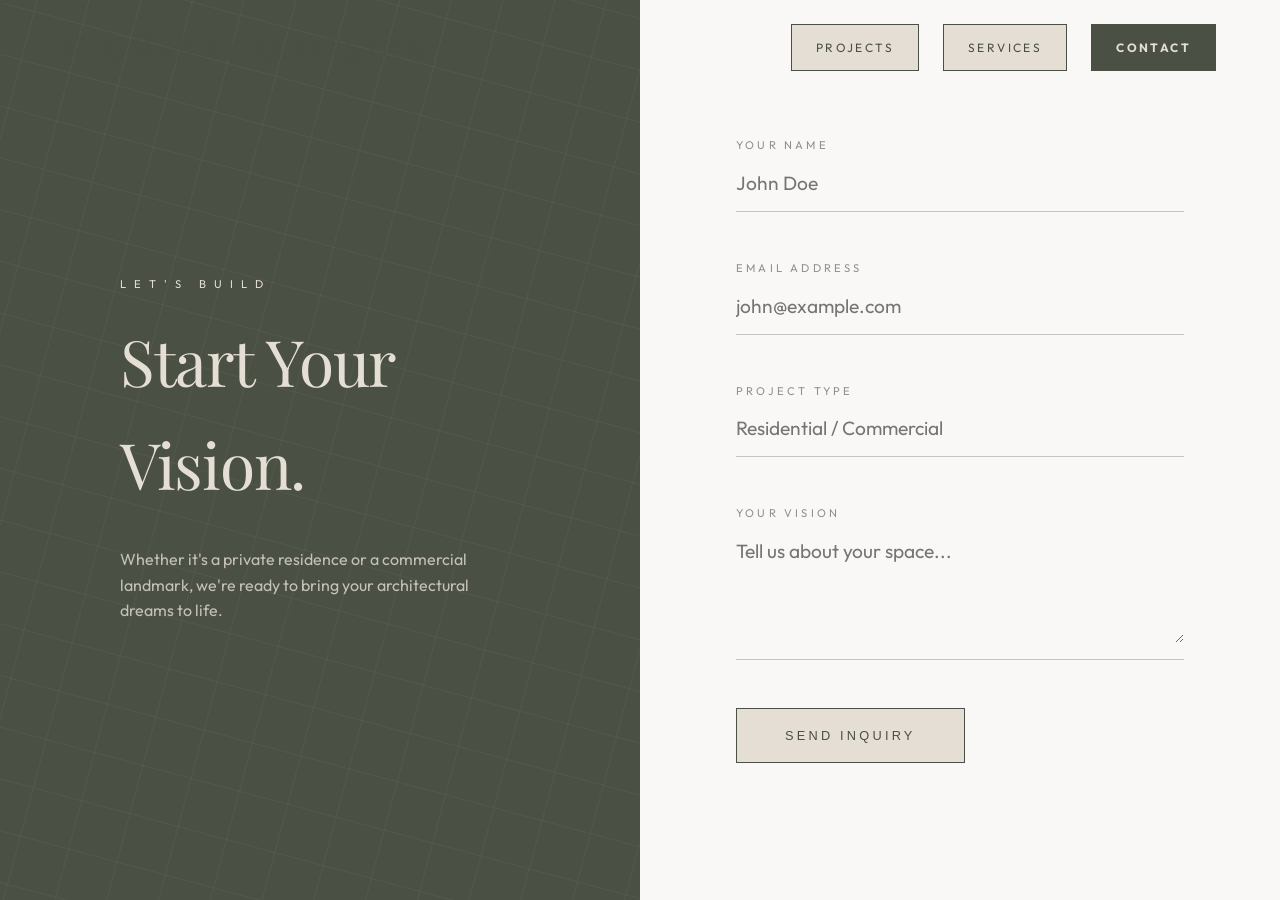
<file: contact.html>
<!DOCTYPE html>
<html lang="en">
<head>
    <meta charset="UTF-8">
    <meta name="viewport" content="width=device-width, initial-scale=1.0">
    <title>Contact | HIGH-RATIO DESIGN</title>
    <link rel="preconnect" href="https://fonts.googleapis.com">
    <link rel="preconnect" href="https://fonts.gstatic.com" crossorigin>
    <link href="https://fonts.googleapis.com/css2?family=Outfit:wght@300;400&family=Playfair+Display:ital,wght@0,400;0,700;1,400&display=swap" rel="stylesheet">
    <link rel="stylesheet" href="style.css">
    <style>
        .contact-page {
            min-height: 100vh;
            display: grid;
            grid-template-columns: 1fr 1fr;
            background-color: var(--color-off-white);
        }

        .contact-visual {
            background-color: var(--color-olive);
            position: relative;
            display: flex;
            align-items: center;
            justify-content: center;
            overflow: hidden;
        }

        .contact-visual::before {
            content: '';
            position: absolute;
            width: 200%;
            height: 200%;
            background-image: 
                linear-gradient(rgba(229, 222, 212, 0.05) 1px, transparent 1px),
                linear-gradient(90deg, rgba(229, 222, 212, 0.05) 1px, transparent 1px);
            background-size: 50px 50px;
            transform: rotate(15deg);
        }

        .visual-content {
            position: relative;
            z-index: 2;
            color: var(--color-beige);
            padding: 4rem;
        }

        .visual-content h2 {
            font-size: 4rem;
            margin-bottom: 2rem;
        }

        .contact-form-container {
            padding: 8rem 6rem;
            display: flex;
            flex-direction: column;
            justify-content: center;
        }

        .contact-form {
            display: flex;
            flex-direction: column;
            gap: 3rem;
        }

        .form-group {
            position: relative;
            border-bottom: 1px solid rgba(74, 80, 67, 0.3);
            padding-bottom: 0.5rem;
            transition: var(--transition-smooth);
        }

        .form-group:focus-within {
            border-bottom-color: var(--color-olive);
        }

        .form-group label {
            display: block;
            font-size: 0.7rem;
            text-transform: uppercase;
            letter-spacing: 0.2rem;
            color: var(--color-olive);
            margin-bottom: 0.5rem;
            opacity: 0.6;
        }

        .form-group input, .form-group textarea {
            width: 100%;
            background: none;
            border: none;
            outline: none;
            font-family: var(--font-body);
            font-size: 1.2rem;
            color: var(--color-text);
            padding: 0.5rem 0;
        }

        .submit-btn {
            align-self: flex-start;
            padding: 1.2rem 3rem;
            background-color: var(--color-beige);
            border: 1px solid var(--color-olive);
            color: var(--color-olive);
            text-transform: uppercase;
            letter-spacing: 0.2rem;
            font-size: 0.8rem;
            cursor: pointer;
            transition: var(--transition-smooth);
        }

        .submit-btn:hover {
            background-color: var(--color-olive);
            color: var(--color-beige);
        }

        .success-msg {
            display: none;
            font-family: var(--font-heading);
            font-size: 2rem;
            color: var(--color-olive);
            text-align: center;
            animation: fadeIn 0.5s forwards;
        }

        @keyframes fadeIn {
            from { opacity: 0; transform: translateY(10px); }
            to { opacity: 1; transform: translateY(0); }
        }

        @media (max-width: 1024px) {
            .contact-page { grid-template-columns: 1fr; }
            .contact-visual { height: 35vh; min-height: 300px; padding: 2rem; }
            .visual-content { padding: 2rem; }
            .visual-content h2 { font-size: 2.5rem; }
            .contact-form-container { padding: 3rem 1.5rem; }
            .contact-form { gap: 2rem; }
        }

        @media (max-width: 768px) {
            .visual-content h2 { font-size: 2.2rem; }
            .form-group label { font-size: 0.6rem; letter-spacing: 0.1rem; }
            .form-group input, .form-group textarea { font-size: 1rem; }
            .submit-btn { width: 100%; text-align: center; }
        }
    </style>
</head>
<body>
    <div class="cursor"></div>
    <div class="cursor-follower"></div>

    <nav>
        <a href="index.html" class="logo" style="text-decoration: none;">HIGH-RATIO DESIGN</a>
        <div class="nav-links">
            <a href="index.html#projects">Projects</a>
            <a href="index.html#services">Services</a>
            <a href="contact.html">Contact</a>
        </div>
        <button class="mobile-menu-toggle">MENU</button>
    </nav>

    <div class="mobile-menu">
        <button class="mobile-menu-close">CLOSE</button>
        <div class="mobile-nav-links">
            <a href="index.html">Home</a>
            <a href="index.html#projects">Projects</a>
            <a href="index.html#services">Services</a>
            <a href="contact.html">Contact</a>
        </div>
    </div>

    <main class="contact-page">
        <section class="contact-visual">
            <div class="visual-content">
                <p style="text-transform: uppercase; letter-spacing: 0.5rem; font-size: 0.7rem; margin-bottom: 1rem;">Let's Build</p>
                <h2>Start Your <br>Vision.</h2>
                <p style="max-width: 400px; opacity: 0.8;">Whether it's a private residence or a commercial landmark, we're ready to bring your architectural dreams to life.</p>
            </div>
        </section>

        <section class="contact-form-container">
            <form class="contact-form" id="contactForm">
                <div class="form-group">
                    <label for="name">Your Name</label>
                    <input type="text" id="name" required placeholder="John Doe">
                </div>
                <div class="form-group">
                    <label for="email">Email Address</label>
                    <input type="email" id="email" required placeholder="john@example.com">
                </div>
                <div class="form-group">
                    <label for="subject">Project Type</label>
                    <input type="text" id="subject" placeholder="Residential / Commercial">
                </div>
                <div class="form-group">
                    <label for="message">Your Vision</label>
                    <textarea id="message" rows="4" required placeholder="Tell us about your space..."></textarea>
                </div>
                <button type="submit" class="submit-btn">Send Inquiry</button>
            </form>
            <div class="success-msg" id="successMsg">
                Thank you. <br>Our design team will <br>reach out shortly.
            </div>
        </section>
    </main>

    <script src="main.js"></script>
    <script>
        document.getElementById('contactForm').addEventListener('submit', function(e) {
            e.preventDefault();
            this.style.display = 'none';
            document.getElementById('successMsg').style.display = 'block';
        });
    </script>
</body>
</html>
</file>
<file: style.css>
:root {
    --color-beige: #E5DED4;
    --color-olive: #4A5043;
    --color-off-white: #F9F8F6;
    --color-text: #2C2C2C;
    --font-heading: 'Playfair Display', serif;
    --font-body: 'Outfit', sans-serif;
    --transition-smooth: all 0.6s cubic-bezier(0.16, 1, 0.3, 1);
}

* {
    margin: 0;
    padding: 0;
    box-sizing: border-box;
}

body {
    background-color: var(--color-off-white);
    color: var(--color-text);
    font-family: var(--font-body);
    line-height: 1.6;
    overflow-x: hidden;
}

h1, h2, h3 {
    font-family: var(--font-heading);
    font-weight: 400;
    letter-spacing: -0.02em;
}

/* Custom Scrollbar */
::-webkit-scrollbar {
    width: 6px;
}
::-webkit-scrollbar-track {
    background: var(--color-off-white);
}
::-webkit-scrollbar-thumb {
    background: var(--color-olive);
}

/* Base Layout */
.container {
    max-width: 1400px;
    margin: 0 auto;
    padding: 0 4rem;
}

section {
    padding: 8rem 0;
}

/* Navigation */
nav {
    position: fixed;
    top: 0;
    width: 100%;
    padding: 1.5rem 4rem;
    display: flex;
    justify-content: space-between;
    align-items: center;
    z-index: 1000;
    transition: var(--transition-smooth);
}

nav.scrolled {
    background: rgba(249, 248, 246, 0.8);
    backdrop-filter: blur(10px);
    padding: 1rem 4rem;
}

.logo {
    font-family: var(--font-heading);
    font-size: 1.8rem;
    text-transform: uppercase;
    letter-spacing: 0.3rem;
    color: var(--color-olive);
}

.nav-links {
    display: flex;
    gap: 1.5rem;
}

.nav-links a {
    text-decoration: none;
    color: var(--color-olive);
    font-size: 0.75rem;
    font-weight: 400;
    text-transform: uppercase;
    letter-spacing: 0.15rem;
    padding: 0.8rem 1.5rem;
    background-color: var(--color-beige);
    border: 1px solid var(--color-olive);
    transition: var(--transition-smooth);
}

.nav-links a:hover {
    background-color: var(--color-olive);
    color: var(--color-beige);
    transform: translateY(-2px);
}

.nav-links a:last-child {
    background-color: var(--color-olive);
    color: var(--color-beige);
    font-weight: 700;
}

.nav-links a:last-child:hover {
    background-color: var(--color-text);
    color: white;
}

.mobile-menu-toggle {
    display: none;
    background-color: var(--color-beige);
    border: 1px solid var(--color-olive);
    padding: 0.5rem 1.2rem;
    color: var(--color-olive);
    font-size: 0.7rem;
    letter-spacing: 0.1rem;
    cursor: pointer;
    font-family: var(--font-body);
}

.mobile-menu {
    position: fixed;
    top: 0;
    left: 0;
    width: 100%;
    height: 100vh;
    background-color: var(--color-off-white);
    z-index: 2000;
    display: flex;
    flex-direction: column;
    justify-content: center;
    align-items: center;
    transform: translateY(-100%);
    transition: transform 0.6s cubic-bezier(0.16, 1, 0.3, 1);
}

.mobile-menu.active {
    transform: translateY(0);
}

.mobile-menu-close {
    position: absolute;
    top: 2rem;
    right: 2rem;
    background: none;
    border: 1px solid var(--color-olive);
    padding: 0.5rem 1.2rem;
    color: var(--color-olive);
    font-size: 0.7rem;
    letter-spacing: 0.1rem;
    cursor: pointer;
}

.mobile-nav-links {
    display: flex;
    flex-direction: column;
    align-items: center;
    gap: 2rem;
}

.mobile-nav-links a {
    text-decoration: none;
    color: var(--color-olive);
    font-family: var(--font-heading);
    font-size: 2.5rem;
}
.hero {
    height: 100vh;
    display: flex;
    align-items: center;
    position: relative;
    overflow: hidden;
    background-color: var(--color-off-white);
    padding: 0 4rem;
}

.hero .container {
    display: grid;
    grid-template-columns: 1.2fr 0.8fr; /* Give more room to the box */
    align-items: center;
    gap: 0; /* Removing gap to let elements touch or overlap slightly if needed */
    width: 100%;
    max-width: 1400px;
    margin: 0 auto;
    position: relative;
    z-index: 2;
}

.hero::before {
    content: '';
    position: absolute;
    top: 0;
    left: 10%;
    width: 1px;
    height: 100%;
    background: rgba(74, 80, 67, 0.1);
    z-index: 1;
}

.hero::after {
    content: 'BLUEPRINT // 001';
    position: absolute;
    bottom: 5rem;
    left: 4rem;
    font-size: 0.6rem;
    letter-spacing: 0.5rem;
    color: var(--color-olive);
    opacity: 0.3;
    z-index: 1;
}

.hero-content {
    max-width: 100%;
    background-color: var(--color-beige);
    border: 1px solid var(--color-olive);
    border-left: 8px solid var(--color-olive);
    padding: 4rem;
    position: relative;
    z-index: 3;
}

.hero h1 {
    font-size: 4.5rem; /* Adjusted for the box padding */
    line-height: 0.9;
    margin-bottom: 2rem;
    color: var(--color-olive);
    font-weight: 400;
}

.hero p {
    font-size: 1.1rem;
    max-width: 450px;
    color: var(--color-olive);
    opacity: 0.8;
}

.hero-img-container {
    position: relative;
    width: 100%;
    height: 70vh;
    background-color: var(--color-beige);
    box-shadow: 30px 30px 0px var(--color-olive);
    overflow: hidden;
    margin-left: -5rem; /* Overlap with the text box */
    z-index: 1;
}

.hero-img {
    width: 100%;
    height: 100%;
    object-fit: cover;
    opacity: 0.9;
    transition: var(--transition-smooth);
}

/* Grid Section */
.grid-section {
    background-color: var(--color-beige);
}

.section-title {
    font-size: 3rem;
    margin-bottom: 4rem;
    text-align: center;
    color: var(--color-olive);
}

.interactive-grid {
    display: grid;
    grid-template-columns: repeat(4, 1fr);
    gap: 1px;
    background-color: rgba(74, 80, 67, 0.1);
    border: 1px solid rgba(74, 80, 67, 0.1);
}

.grid-item {
    aspect-ratio: 1;
    background-color: var(--color-beige);
    display: flex;
    flex-direction: column;
    justify-content: center;
    align-items: center;
    padding: 2rem;
    transition: var(--transition-smooth);
    cursor: pointer;
    position: relative;
    overflow: hidden;
}

.grid-item:hover {
    background-color: var(--color-olive);
    color: var(--color-off-white);
}

.grid-item h3 {
    font-size: 1.2rem;
    margin-bottom: 0.5rem;
}

.grid-item p {
    font-size: 0.8rem;
    opacity: 0.7;
    text-align: center;
}

/* Gallery Section */
.gallery-section {
    padding: 8rem 0;
    background-color: var(--color-off-white);
}

.gallery-filters {
    display: flex;
    justify-content: center;
    gap: 1rem;
    margin-bottom: 4rem;
    flex-wrap: wrap;
}

.gallery-filters button {
    padding: 0.6rem 1.5rem;
    background: none;
    border: 1px solid rgba(74, 80, 67, 0.2);
    border-radius: 50px;
    font-family: var(--font-body);
    font-size: 0.8rem;
    color: var(--color-olive);
    cursor: pointer;
    transition: var(--transition-smooth);
}

.gallery-filters button.active, .gallery-filters button:hover {
    background-color: var(--color-olive);
    color: var(--color-beige);
    border-color: var(--color-olive);
}

.gallery-container {
    position: relative;
    max-width: 1200px;
    margin: 0 auto;
}

.gallery-track {
    display: flex;
    align-items: center;
    justify-content: center;
    gap: 2rem;
    height: 500px;
    overflow: hidden;
}

.gallery-slide {
    width: 300px; /* Use width instead of flex-basis for stability */
    height: 400px;
    flex-shrink: 0;
    transition: var(--transition-smooth);
    opacity: 0.3;
    filter: blur(2px);
    transform: scale(0.8);
}

.gallery-slide img {
    width: 100%;
    height: 100%;
    object-fit: cover;
    border-radius: 10px;
}

.gallery-slide.featured {
    opacity: 1;
    filter: blur(0);
    transform: scale(1.2);
    z-index: 2;
    box-shadow: 0 20px 40px rgba(0,0,0,0.2);
}

.gallery-slide.side {
    opacity: 0.7;
    filter: blur(1px);
    transform: scale(0.9);
}

.gallery-nav {
    display: flex;
    justify-content: center;
    gap: 2rem;
    margin-top: 4rem;
}

.gallery-nav button {
    width: 50px;
    height: 50px;
    border: 1px solid var(--color-olive);
    border-radius: 50%;
    background: none;
    color: var(--color-olive);
    font-size: 1.2rem;
    cursor: pointer;
    transition: var(--transition-smooth);
}

.gallery-nav button:hover {
    background-color: var(--color-olive);
    color: var(--color-beige);
}
.blueprint-section {
    background-color: var(--color-olive);
    color: var(--color-beige);
    position: relative;
    min-height: 60vh;
    display: flex;
    align-items: center;
    overflow: hidden;
}

.blueprint-bg {
    position: absolute;
    top: 0;
    left: 0;
    width: 100%;
    height: 100%;
    opacity: 0.1;
    background-image: 
        linear-gradient(rgba(229, 222, 212, 0.1) 1px, transparent 1px),
        linear-gradient(90deg, rgba(229, 222, 212, 0.1) 1px, transparent 1px);
    background-size: 40px 40px;
}

.blueprint-content {
    position: relative;
    z-index: 2;
}

.blueprint-content h2 {
    font-size: 4rem;
    margin-bottom: 2rem;
}

/* Portfolio Section (Blueprint Mat) */
.portfolio {
    background-color: #2D3A30;
    padding: 10rem 0;
    position: relative;
    overflow: hidden;
}

.portfolio .section-title {
    color: var(--color-beige);
    font-size: 4.5rem;
    margin-bottom: 6rem;
    letter-spacing: 0.1rem;
    opacity: 0.9;
}

.portfolio::before {
    content: '';
    position: absolute;
    top: 0;
    left: 0;
    width: 100%;
    height: 100%;
    opacity: 0.2;
    background-image: 
        linear-gradient(rgba(255, 255, 255, 0.1) 1px, transparent 1px),
        linear-gradient(90deg, rgba(255, 255, 255, 0.1) 1px, transparent 1px);
    background-size: 20px 20px;
}

/* Mat Coordinates */
.portfolio::after {
    content: '0 1 2 3 4 5 6 7 8 9 10 11 12 13 14 15 16 17 18 19 20';
    position: absolute;
    top: 1rem;
    left: 2rem;
    right: 2rem;
    display: flex;
    justify-content: space-between;
    font-family: monospace;
    font-size: 0.7rem;
    color: white;
    opacity: 0.3;
}

.portfolio-grid {
    display: grid;
    grid-template-columns: repeat(12, 1fr);
    gap: 4rem;
    padding: 4rem 0;
    position: relative;
    z-index: 2;
}

.portfolio-item {
    grid-column: span 6;
    position: relative;
    padding: 1.5rem;
    background: white;
    box-shadow: 0 10px 30px rgba(0,0,0,0.3);
    transform: rotate(var(--rot, 0deg));
    transition: var(--transition-smooth);
}

.portfolio-item.wide {
    grid-column: span 12;
}

.portfolio-item:nth-child(1) { --rot: -2deg; }
.portfolio-item:nth-child(2) { --rot: 3deg; }
.portfolio-item:nth-child(3) { --rot: 0deg; } /* No rotation for the wide one for stability */

.portfolio-item:hover {
    transform: rotate(0deg) scale(1.02);
    z-index: 10;
}

.portfolio-item img {
    width: 100%;
    height: 400px;
    object-fit: cover;
}

.portfolio-info {
    padding-top: 1.5rem;
    color: var(--color-text);
}

.portfolio-info h3 {
    font-size: 1.5rem;
    margin-bottom: 0.5rem;
}

/* Footer */
footer {
    background-color: var(--color-beige);
    color: var(--color-olive);
    padding: 6rem 4rem;
    border-top: 1px solid var(--color-olive);
    display: flex;
    flex-direction: column;
    gap: 4rem;
}

.footer-top {
    display: flex;
    justify-content: space-between;
    align-items: flex-start;
}

.footer-bottom {
    display: flex;
    justify-content: space-between;
    align-items: center;
    padding-top: 2rem;
    border-top: 1px solid rgba(74, 80, 67, 0.1);
    font-size: 0.8rem;
    opacity: 0.7;
}

.footer-links {
    display: flex;
    gap: 3rem;
}

.footer-links a {
    text-decoration: none;
    color: inherit;
    text-transform: uppercase;
    letter-spacing: 0.1rem;
    transition: var(--transition-smooth);
}

.footer-links a:hover {
    color: var(--color-text);
}

/* Animations */
.reveal {
    opacity: 0;
    transform: translateY(30px);
    transition: var(--transition-smooth);
}

.reveal.active {
    opacity: 1;
    transform: translateY(0);
}

/* Custom Cursor */
.cursor {
    width: 20px;
    height: 20px;
    border: 1px solid var(--color-olive);
    border-radius: 50%;
    position: fixed;
    pointer-events: none;
    z-index: 9999;
    transition: width 0.3s, height 0.3s, background-color 0.3s;
    transform: translate(-50%, -50%);
}

.cursor-follower {
    width: 8px;
    height: 8px;
    background-color: var(--color-olive);
    border-radius: 50%;
    position: fixed;
    pointer-events: none;
    z-index: 9999;
    transform: translate(-50%, -50%);
}

@media (max-width: 1024px) {
    .hero {
        height: auto;
        min-height: 100vh;
        padding: 6rem 0 4rem;
        display: block;
    }
    .hero .container {
        display: flex;
        flex-direction: column;
        gap: 0;
        width: 100%;
        padding: 0;
    }
    .hero-img-container {
        width: 100%;
        height: 45vh;
        margin: 0;
        box-shadow: none;
        order: 2;
    }
    .hero-content {
        width: 100%;
        max-width: 100%;
        margin: 0;
        padding: 3rem 1.5rem;
        border: none;
        border-left: 6px solid var(--color-olive);
        box-shadow: none;
        order: 1;
    }
    .hero h1 {
        font-size: 3rem;
    }
}

@media (max-width: 768px) {
    .container { padding: 0 1.25rem; }
    .hero { padding: 0; min-height: 90vh; }
    .hero .container { padding-top: 5rem; padding-bottom: 3rem; }
    .hero h1 { font-size: 2rem; letter-spacing: -0.01em; }
    .hero p { font-size: 0.9rem; line-height: 1.5; }
    
    .section-title { font-size: 1.6rem; margin-bottom: 2.5rem; letter-spacing: 0.1rem; }
    
    .interactive-grid { grid-template-columns: repeat(2, 1fr); background: none; gap: 0.5rem; }
    .grid-item { padding: 1.5rem 1rem; border: 1px solid rgba(74, 80, 67, 0.08); aspect-ratio: 1.1; }
    .grid-item h3 { font-size: 1.1rem; }
    
    .portfolio { padding: 4rem 0; }
    .portfolio .section-title { font-size: 2.2rem; margin-bottom: 2.5rem; }
    .portfolio-grid { gap: 1.5rem; }
    .portfolio-item { grid-column: span 12; margin-bottom: 1rem; padding: 0.8rem; }
    .portfolio-item img { height: 240px; }
    .portfolio-info h3 { font-size: 1.2rem; }

    nav { padding: 0.75rem 1.25rem; }
    .logo { font-size: 0.8rem; letter-spacing: 0.15rem; }
    .nav-links { display: none !important; }
    
    .mobile-menu-toggle { 
        display: block !important;
        padding: 0.4rem 1rem; 
        font-size: 0.6rem; 
        font-weight: 700;
    }
    
    .mobile-nav-links a { font-size: 1.8rem; letter-spacing: 0.1rem; }

    .gallery-track { height: 280px; gap: 0.75rem; }
    .gallery-slide { width: 160px; height: 220px; }
    .gallery-slide.featured { transform: scale(1.1); }
    
    .blueprint-content h2 { font-size: 1.6rem; line-height: 1.2; }
    .blueprint-section { min-height: 40vh; padding: 4rem 0; }

    footer { padding: 3rem 1.25rem; gap: 2.5rem; }
    .footer-top { flex-direction: column; gap: 2rem; }
    .footer-links { gap: 1.5rem; }
    .footer-bottom { flex-direction: column; gap: 1.5rem; text-align: left; align-items: flex-start; }
}

@media (pointer: coarse) {
    .cursor, .cursor-follower { display: none; }
}

/* Fix for horizontal scroll on mobile */
html, body {
    max-width: 100vw;
    overflow-x: hidden;
}
</file>
